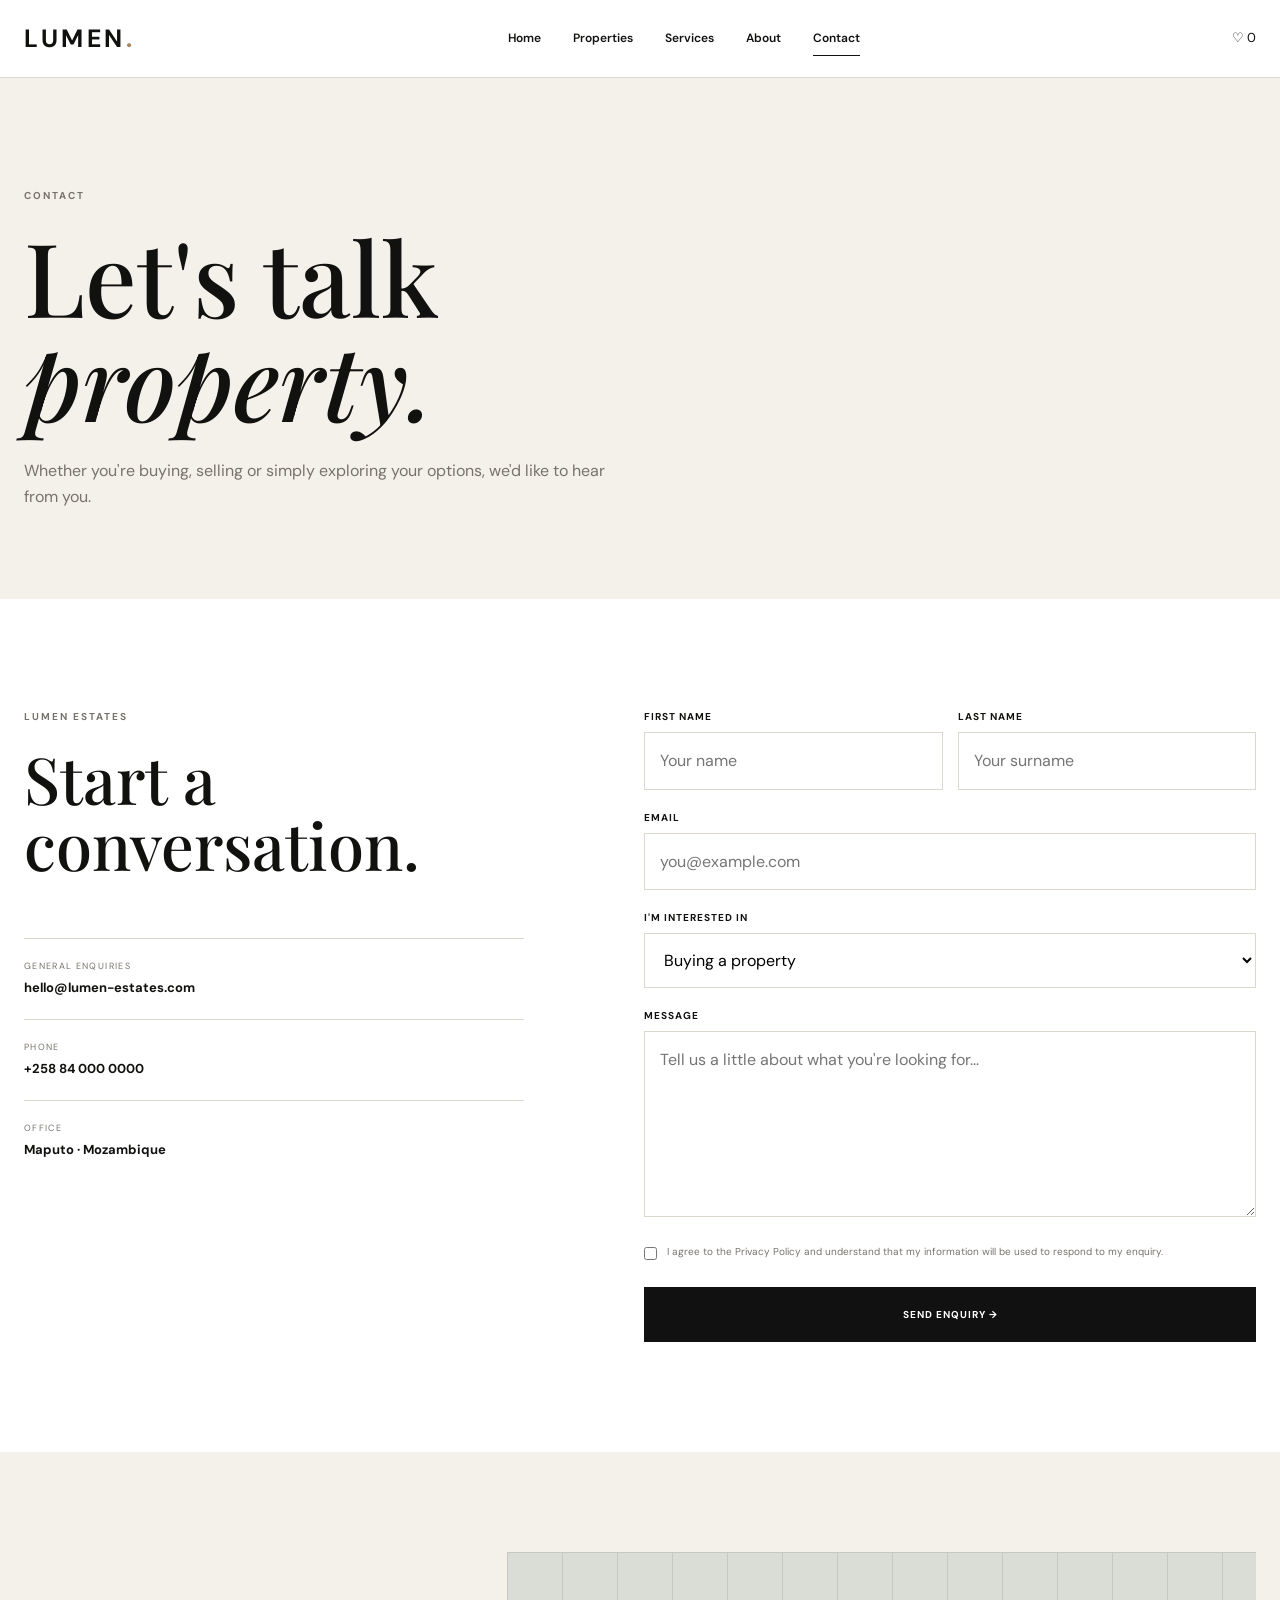
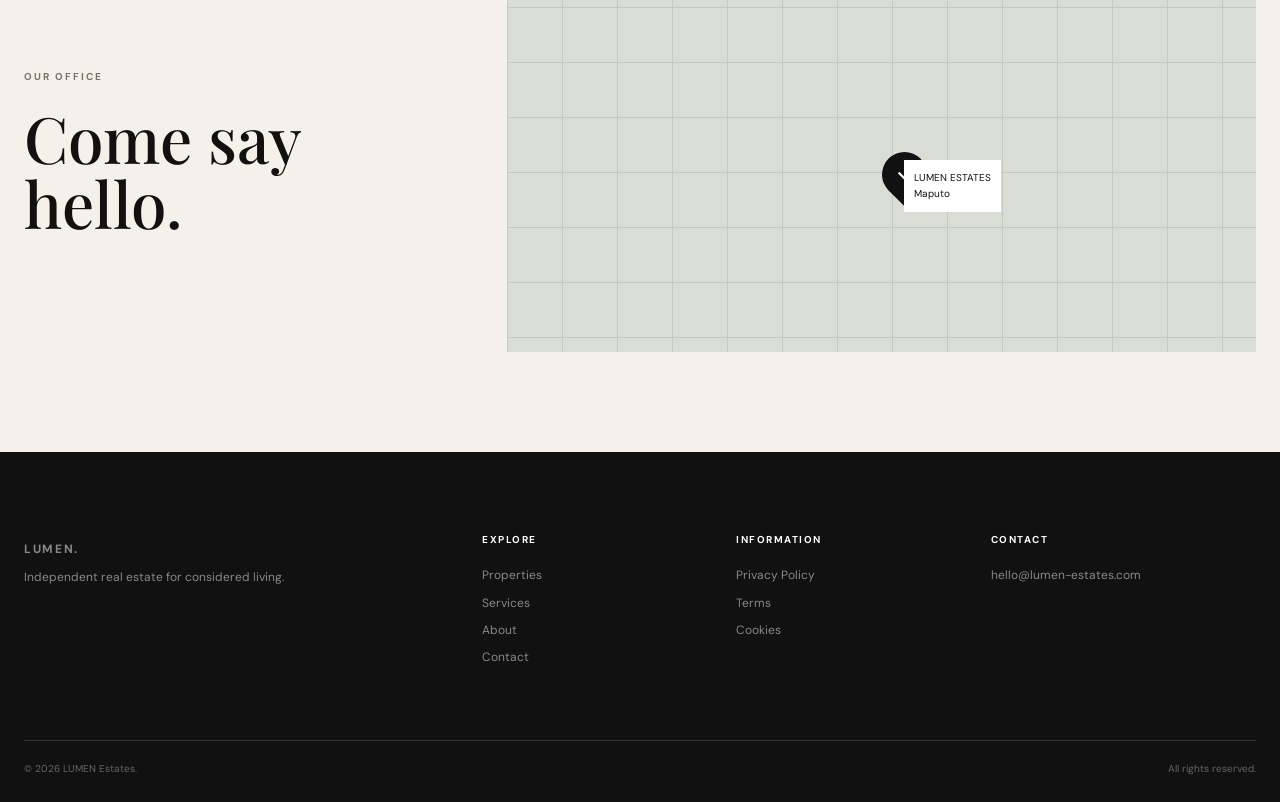
<file: contact.html>
<!DOCTYPE html>
<html lang="en">

<head>

<meta charset="UTF-8">
<meta name="viewport" content="width=device-width, initial-scale=1.0">

<title>Contact — LUMEN Estates</title>

<link rel="preconnect" href="https://fonts.googleapis.com">
<link rel="preconnect" href="https://fonts.gstatic.com" crossorigin>

<link href="https://fonts.googleapis.com/css2?family=DM+Sans:wght@400;500;600;700&family=Playfair+Display:ital,wght@0,500;0,600;1,500&display=swap" rel="stylesheet">

<link rel="stylesheet" href="styles.css">

</head>

<body>

<header class="header">

<div class="nav container">

<a href="index.html" class="brand">
LUMEN<span>.</span>
</a>

<nav class="desktop-nav">

<a href="index.html">Home</a>
<a href="properties.html">Properties</a>
<a href="services.html">Services</a>
<a href="about.html">About</a>
<a class="active" href="contact.html">Contact</a>

</nav>

<div class="nav-right">

<a href="properties.html" class="saved-link">
♡ <span id="favoriteCount">0</span>
</a>

<button class="mobile-toggle">
<span></span>
<span></span>
</button>

</div>

</div>

</header>


<main>

<section class="page-hero">

<div class="container">

<p class="eyebrow">
CONTACT
</p>

<h1>
Let's talk<br>
<em>property.</em>
</h1>

<p>
Whether you're buying, selling or simply exploring
your options, we'd like to hear from you.
</p>

</div>

</section>


<section class="contact-section section">

<div class="container contact-grid">


<div class="contact-info">

<p class="eyebrow">
LUMEN ESTATES
</p>

<h2>
Start a<br>
conversation.
</h2>

<div class="contact-details">

<div>
<span>General enquiries</span>
<strong>hello@lumen-estates.com</strong>
</div>

<div>
<span>Phone</span>
<strong>+258 84 000 0000</strong>
</div>

<div>
<span>Office</span>
<strong>Maputo · Mozambique</strong>
</div>

</div>

</div>


<form class="contact-form" id="contactForm">

<div class="form-row">

<div>
<label>First name</label>
<input required type="text" placeholder="Your name">
</div>

<div>
<label>Last name</label>
<input required type="text" placeholder="Your surname">
</div>

</div>


<label>Email</label>

<input
required
type="email"
placeholder="you@example.com"
>


<label>I'm interested in</label>

<select>

<option>Buying a property</option>
<option>Selling a property</option>
<option>Renting a property</option>
<option>Property investment</option>
<option>Relocation</option>

</select>


<label>Message</label>

<textarea
required
rows="6"
placeholder="Tell us a little about what you're looking for..."
></textarea>


<label class="checkbox">

<input type="checkbox" required>

<span>
I agree to the Privacy Policy and understand
that my information will be used to respond
to my enquiry.
</span>

</label>


<button class="submit-button">
Send enquiry →
</button>

</form>

</div>

</section>


<section class="office-section">

<div class="container office-grid">

<div>

<p class="eyebrow">
OUR OFFICE
</p>

<h2>
Come say<br>
hello.
</h2>

</div>

<div class="office-map">

<div class="map-pin">L</div>

<div class="map-label">
LUMEN ESTATES<br>
Maputo
</div>

</div>

</div>

</section>

</main>


<footer class="footer">

<div class="container footer-grid">

<div class="footer-brand">

<a href="index.html" class="brand">
LUMEN<span>.</span>
</a>

<p>
Independent real estate for considered living.
</p>

</div>

<div>
<h4>Explore</h4>
<a href="properties.html">Properties</a>
<a href="services.html">Services</a>
<a href="about.html">About</a>
<a href="contact.html">Contact</a>
</div>

<div>
<h4>Information</h4>
<a href="policies.html">Privacy Policy</a>
<a href="policies.html">Terms</a>
<a href="policies.html">Cookies</a>
</div>

<div>
<h4>Contact</h4>
<p>hello@lumen-estates.com</p>
</div>

</div>

<div class="footer-bottom container">
<span>© 2026 LUMEN Estates.</span>
<span>All rights reserved.</span>
</div>

</footer>


<script src="script.js"></script>

</body>
</html>
</file>
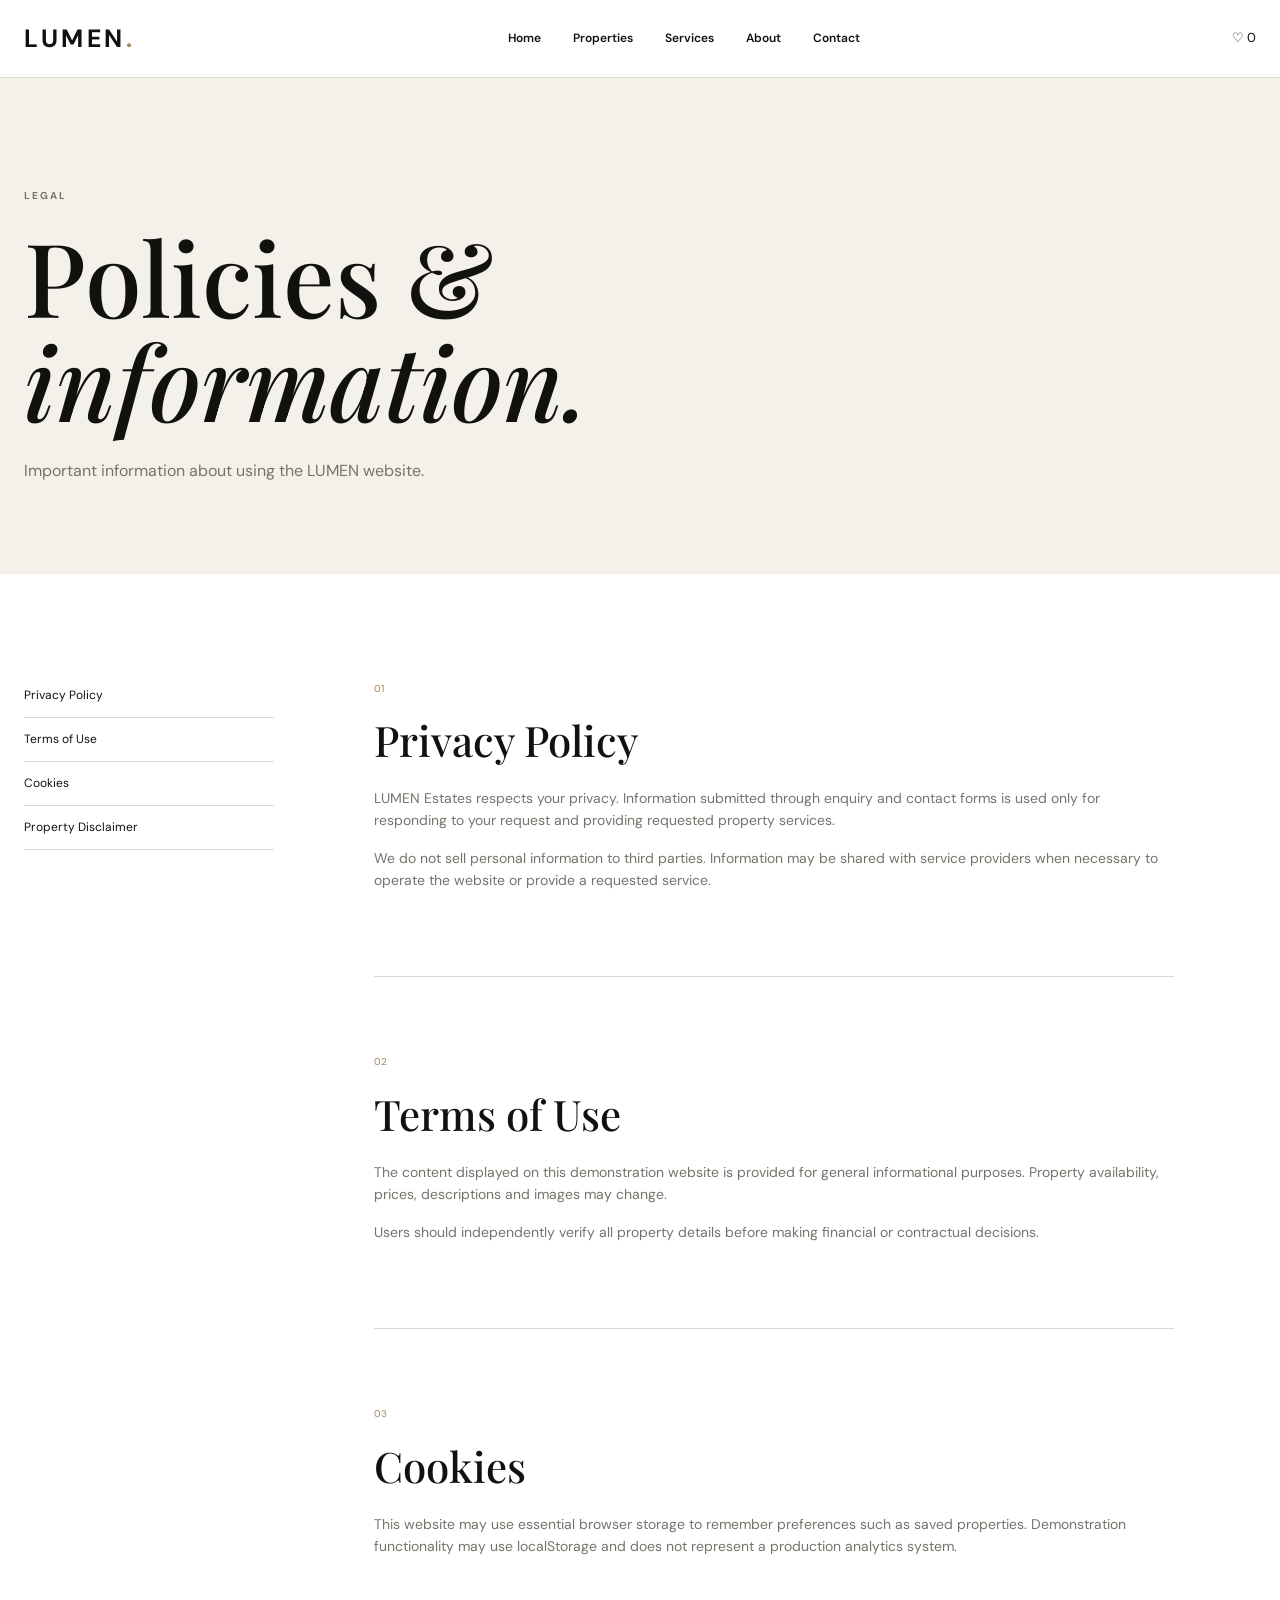
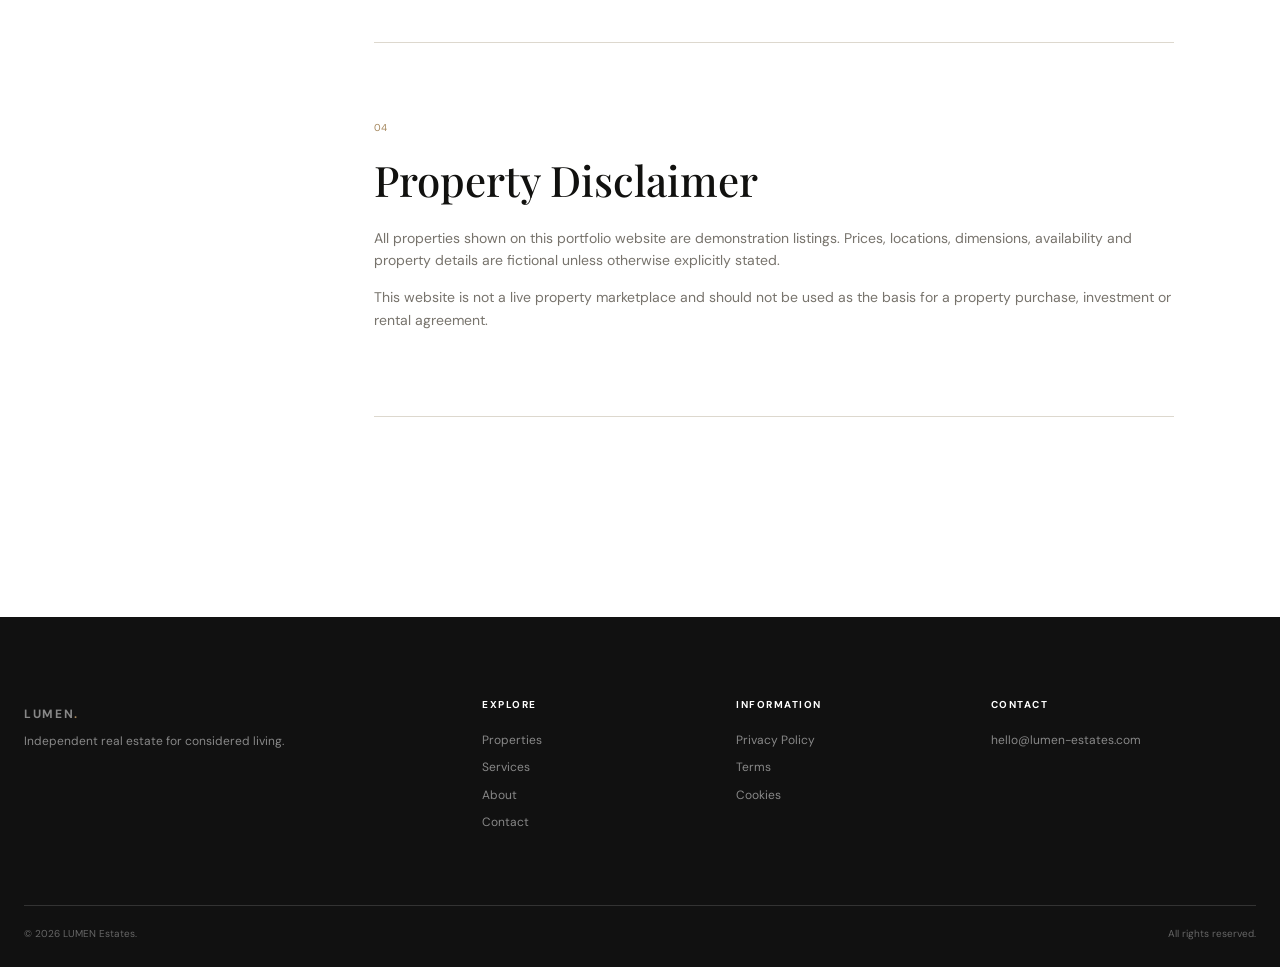
<file: policies.html>
<!DOCTYPE html>
<html lang="en">

<head>

<meta charset="UTF-8">
<meta name="viewport" content="width=device-width, initial-scale=1.0">

<title>Policies — LUMEN Estates</title>

<link rel="preconnect" href="https://fonts.googleapis.com">
<link rel="preconnect" href="https://fonts.gstatic.com" crossorigin>

<link href="https://fonts.googleapis.com/css2?family=DM+Sans:wght@400;500;600;700&family=Playfair+Display:ital,wght@0,500;0,600;1,500&display=swap" rel="stylesheet">

<link rel="stylesheet" href="styles.css">

</head>

<body>

<header class="header">

<div class="nav container">

<a href="index.html" class="brand">
LUMEN<span>.</span>
</a>

<nav class="desktop-nav">

<a href="index.html">Home</a>
<a href="properties.html">Properties</a>
<a href="services.html">Services</a>
<a href="about.html">About</a>
<a href="contact.html">Contact</a>

</nav>

<div class="nav-right">

<a href="properties.html" class="saved-link">
♡ <span id="favoriteCount">0</span>
</a>

<button class="mobile-toggle">
<span></span>
<span></span>
</button>

</div>

</div>

</header>


<main>

<section class="page-hero">

<div class="container">

<p class="eyebrow">
LEGAL
</p>

<h1>
Policies &<br>
<em>information.</em>
</h1>

<p>
Important information about using the LUMEN website.
</p>

</div>

</section>


<section class="policy-section">

<div class="container policy-layout">

<aside>

<a href="#privacy">Privacy Policy</a>
<a href="#terms">Terms of Use</a>
<a href="#cookies">Cookies</a>
<a href="#disclaimer">Property Disclaimer</a>

</aside>


<div class="policy-content">

<section id="privacy">

<span>01</span>

<h2>
Privacy Policy
</h2>

<p>
LUMEN Estates respects your privacy. Information
submitted through enquiry and contact forms is used
only for responding to your request and providing
requested property services.
</p>

<p>
We do not sell personal information to third parties.
Information may be shared with service providers when
necessary to operate the website or provide a requested
service.
</p>

</section>


<section id="terms">

<span>02</span>

<h2>
Terms of Use
</h2>

<p>
The content displayed on this demonstration website
is provided for general informational purposes.
Property availability, prices, descriptions and images
may change.
</p>

<p>
Users should independently verify all property details
before making financial or contractual decisions.
</p>

</section>


<section id="cookies">

<span>03</span>

<h2>
Cookies
</h2>

<p>
This website may use essential browser storage to
remember preferences such as saved properties.
Demonstration functionality may use localStorage
and does not represent a production analytics system.
</p>

</section>


<section id="disclaimer">

<span>04</span>

<h2>
Property Disclaimer
</h2>

<p>
All properties shown on this portfolio website are
demonstration listings. Prices, locations, dimensions,
availability and property details are fictional unless
otherwise explicitly stated.
</p>

<p>
This website is not a live property marketplace and
should not be used as the basis for a property purchase,
investment or rental agreement.
</p>

</section>

</div>

</div>

</section>

</main>


<footer class="footer">

<div class="container footer-grid">

<div class="footer-brand">

<a href="index.html" class="brand">
LUMEN<span>.</span>
</a>

<p>
Independent real estate for considered living.
</p>

</div>

<div>
<h4>Explore</h4>
<a href="properties.html">Properties</a>
<a href="services.html">Services</a>
<a href="about.html">About</a>
<a href="contact.html">Contact</a>
</div>

<div>
<h4>Information</h4>
<a href="policies.html">Privacy Policy</a>
<a href="policies.html">Terms</a>
<a href="policies.html">Cookies</a>
</div>

<div>
<h4>Contact</h4>
<p>hello@lumen-estates.com</p>
</div>

</div>

<div class="footer-bottom container">
<span>© 2026 LUMEN Estates.</span>
<span>All rights reserved.</span>
</div>

</footer>


<script src="script.js"></script>

</body>
</html>
</file>
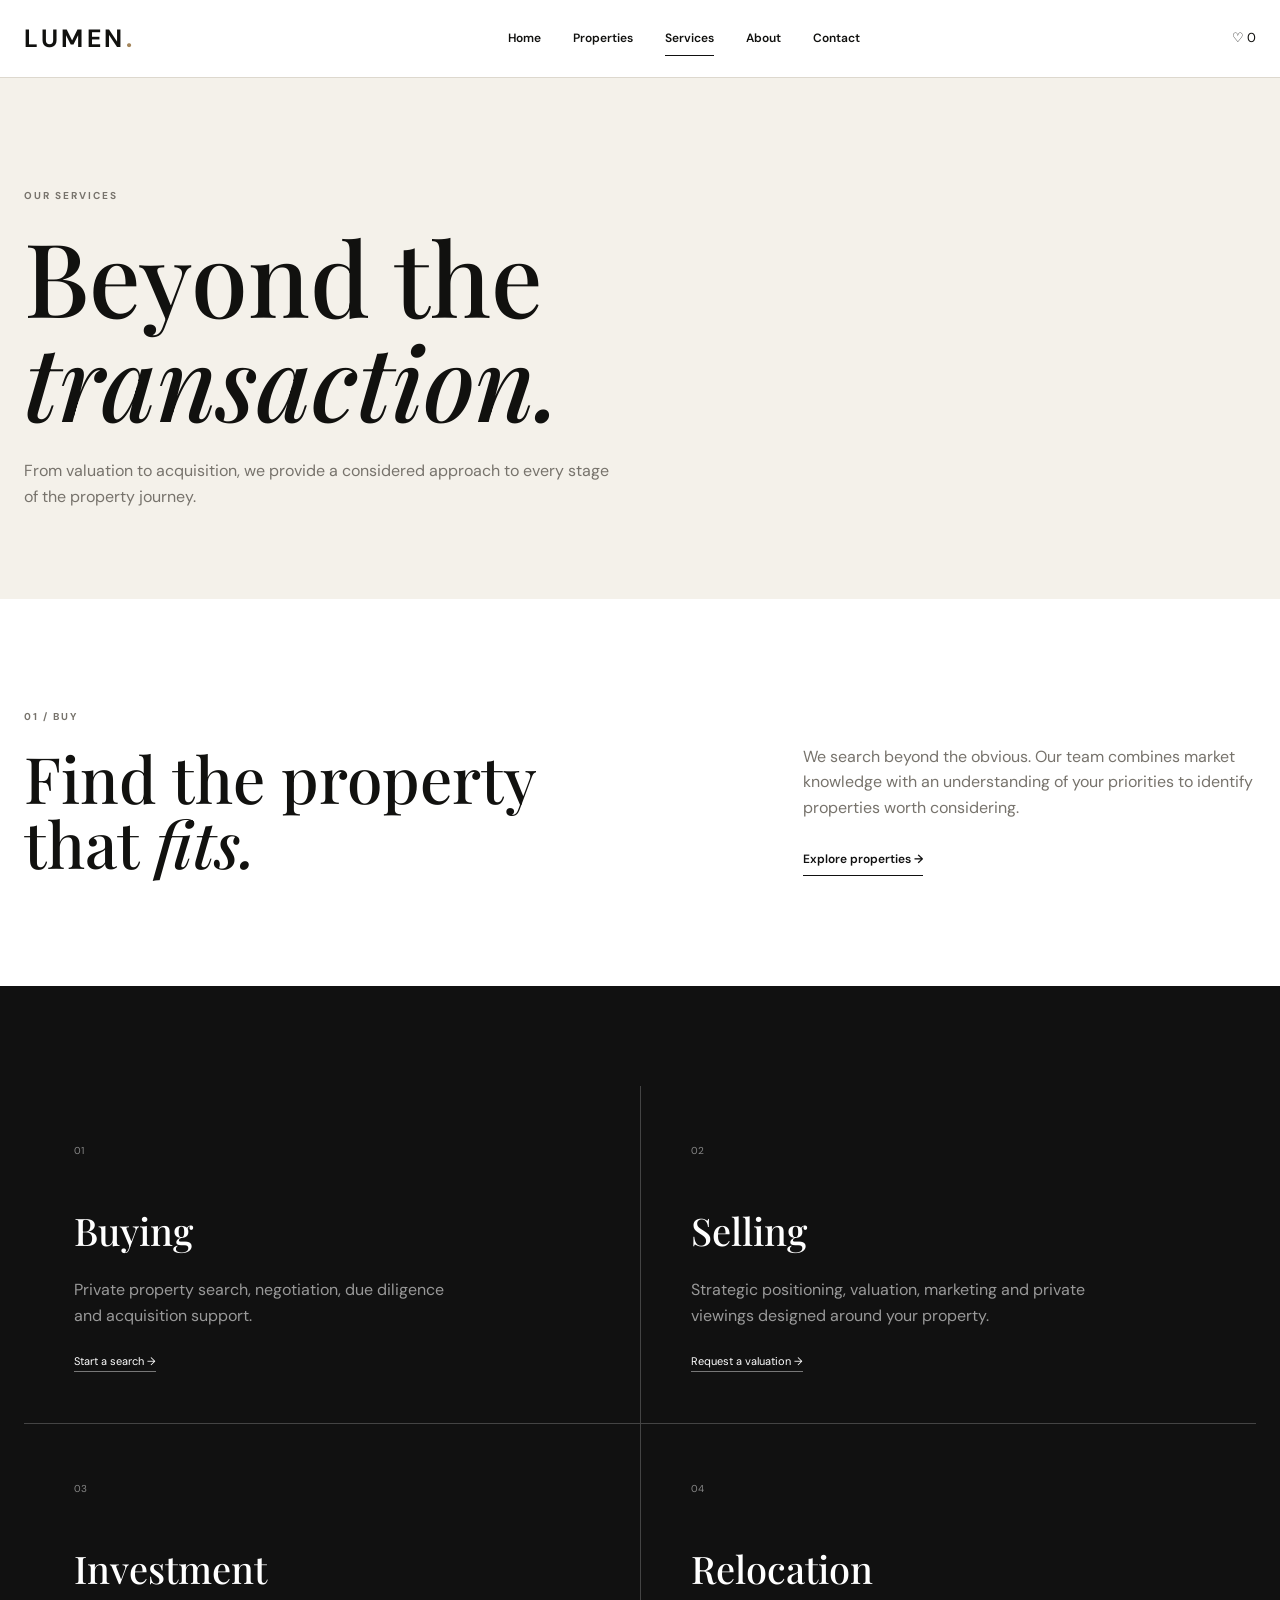
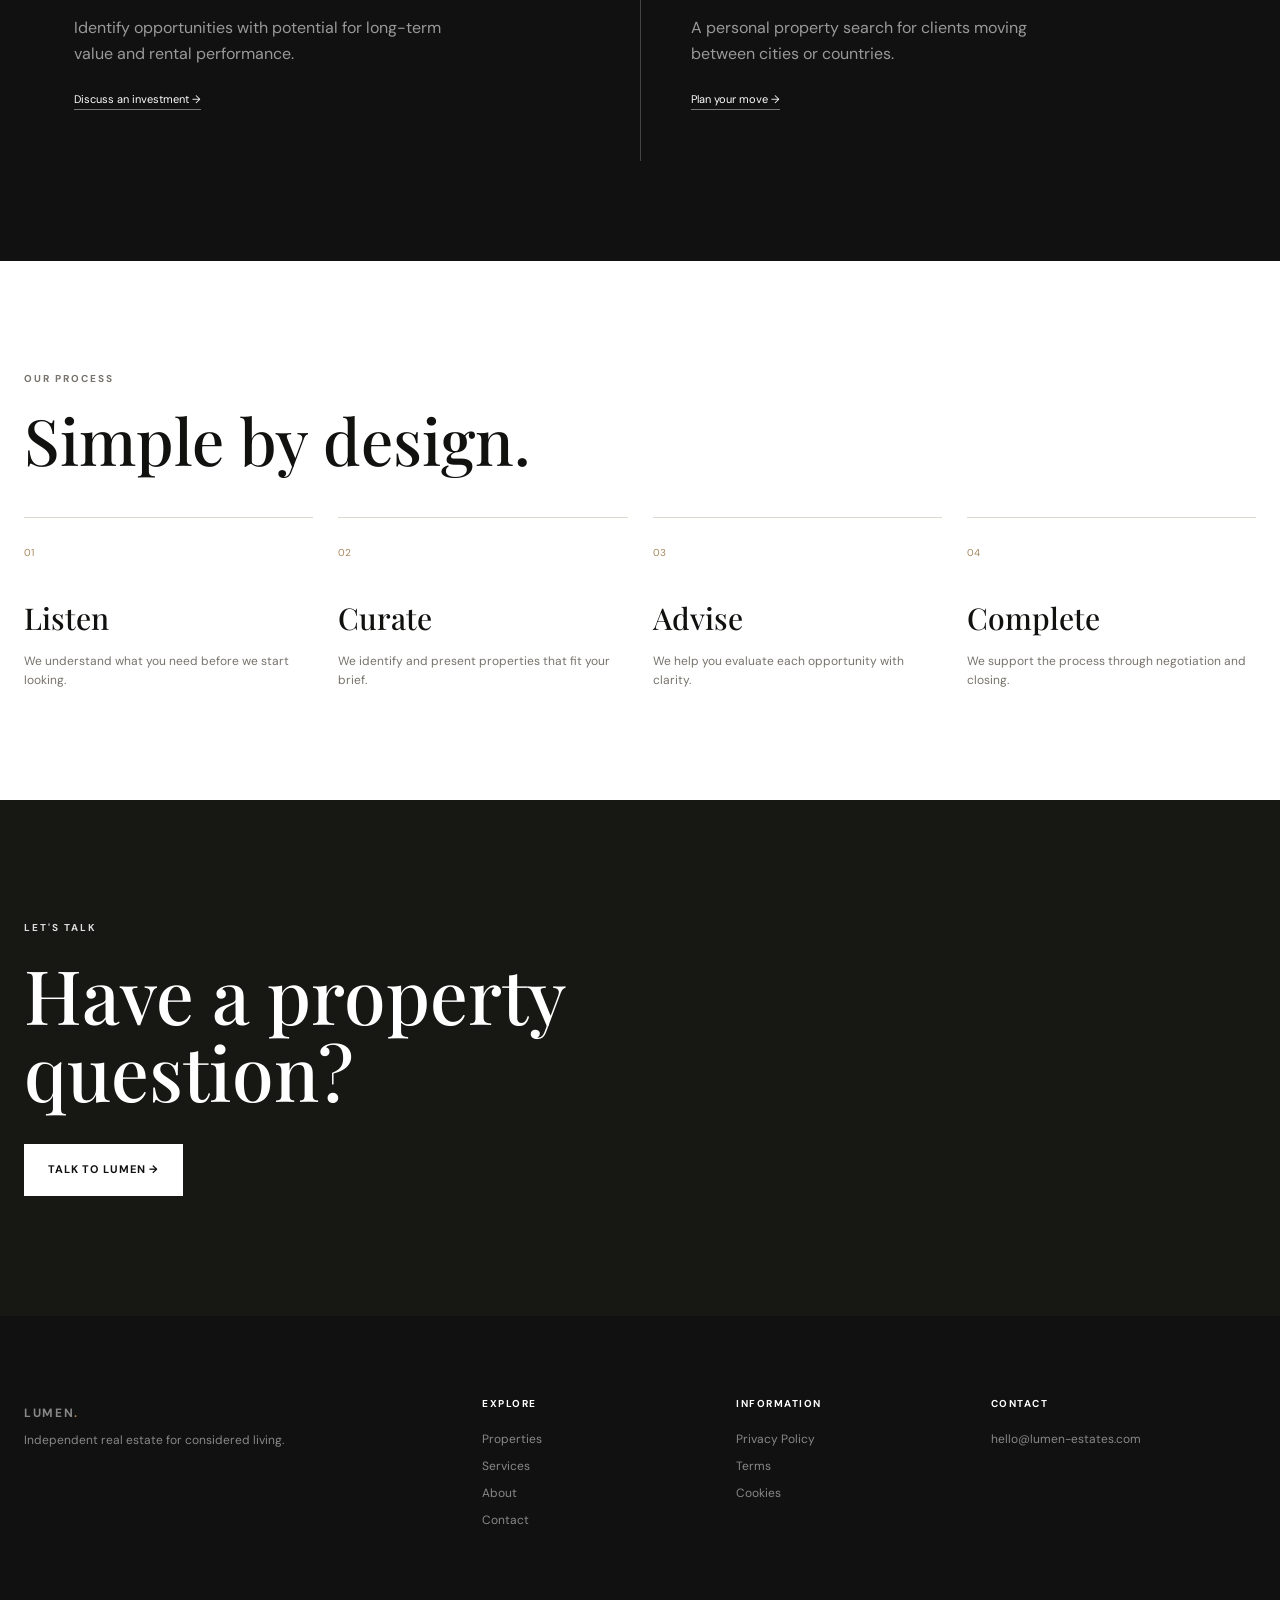
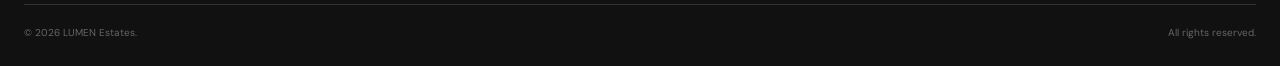
<file: services.html>
<!DOCTYPE html>
<html lang="en">

<head>

<meta charset="UTF-8">
<meta name="viewport" content="width=device-width, initial-scale=1.0">

<title>Services — LUMEN Estates</title>

<link rel="preconnect" href="https://fonts.googleapis.com">
<link rel="preconnect" href="https://fonts.gstatic.com" crossorigin>

<link href="https://fonts.googleapis.com/css2?family=DM+Sans:wght@400;500;600;700&family=Playfair+Display:ital,wght@0,500;0,600;1,500&display=swap" rel="stylesheet">

<link rel="stylesheet" href="styles.css">

</head>

<body>

<header class="header">

<div class="nav container">

<a href="index.html" class="brand">
LUMEN<span>.</span>
</a>

<nav class="desktop-nav">

<a href="index.html">Home</a>
<a href="properties.html">Properties</a>
<a class="active" href="services.html">Services</a>
<a href="about.html">About</a>
<a href="contact.html">Contact</a>

</nav>

<div class="nav-right">

<a href="properties.html" class="saved-link">
♡ <span id="favoriteCount">0</span>
</a>

<button class="mobile-toggle">
<span></span>
<span></span>
</button>

</div>

</div>

</header>


<main>

<section class="page-hero">

<div class="container">

<p class="eyebrow">
OUR SERVICES
</p>

<h1>
Beyond the<br>
<em>transaction.</em>
</h1>

<p>
From valuation to acquisition, we provide a considered
approach to every stage of the property journey.
</p>

</div>

</section>


<section class="service-intro section">

<div class="container service-grid">

<div>

<p class="eyebrow">
01 / BUY
</p>

<h2>
Find the property<br>
that <em>fits.</em>
</h2>

</div>

<div>

<p>
We search beyond the obvious. Our team combines
market knowledge with an understanding of your
priorities to identify properties worth considering.
</p>

<a href="properties.html" class="line-link">
Explore properties →
</a>

</div>

</div>

</section>


<section class="service-dark">

<div class="container service-cards">

<article>

<span>01</span>

<h3>
Buying
</h3>

<p>
Private property search, negotiation, due diligence
and acquisition support.
</p>

<a href="contact.html">
Start a search →
</a>

</article>


<article>

<span>02</span>

<h3>
Selling
</h3>

<p>
Strategic positioning, valuation, marketing and
private viewings designed around your property.
</p>

<a href="contact.html">
Request a valuation →
</a>

</article>


<article>

<span>03</span>

<h3>
Investment
</h3>

<p>
Identify opportunities with potential for long-term
value and rental performance.
</p>

<a href="contact.html">
Discuss an investment →
</a>

</article>


<article>

<span>04</span>

<h3>
Relocation
</h3>

<p>
A personal property search for clients moving
between cities or countries.
</p>

<a href="contact.html">
Plan your move →
</a>

</article>

</div>

</section>


<section class="section">

<div class="container">

<div class="section-heading">

<div>

<p class="eyebrow">
OUR PROCESS
</p>

<h2>
Simple by design.
</h2>

</div>

</div>


<div class="process-grid">

<div>
<span>01</span>
<h3>Listen</h3>
<p>
We understand what you need before
we start looking.
</p>
</div>

<div>
<span>02</span>
<h3>Curate</h3>
<p>
We identify and present properties
that fit your brief.
</p>
</div>

<div>
<span>03</span>
<h3>Advise</h3>
<p>
We help you evaluate each opportunity
with clarity.
</p>
</div>

<div>
<span>04</span>
<h3>Complete</h3>
<p>
We support the process through
negotiation and closing.
</p>
</div>

</div>

</div>

</section>


<section class="cta-section">

<div class="container">

<p class="eyebrow light">
LET'S TALK
</p>

<h2>
Have a property<br>
question?
</h2>

<a href="contact.html" class="btn-light-real">
Talk to LUMEN →
</a>

</div>

</section>

</main>


<footer class="footer">

<div class="container footer-grid">

<div class="footer-brand">

<a href="index.html" class="brand">
LUMEN<span>.</span>
</a>

<p>
Independent real estate for considered living.
</p>

</div>

<div>
<h4>Explore</h4>
<a href="properties.html">Properties</a>
<a href="services.html">Services</a>
<a href="about.html">About</a>
<a href="contact.html">Contact</a>
</div>

<div>
<h4>Information</h4>
<a href="policies.html">Privacy Policy</a>
<a href="policies.html">Terms</a>
<a href="policies.html">Cookies</a>
</div>

<div>
<h4>Contact</h4>
<p>hello@lumen-estates.com</p>
</div>

</div>

<div class="footer-bottom container">
<span>© 2026 LUMEN Estates.</span>
<span>All rights reserved.</span>
</div>

</footer>


<script src="script.js"></script>

</body>
</html>
</file>
<file: styles.css>
:root{
--black:#11110f;
--cream:#f4f1ea;
--paper:#faf9f6;
--white:#fff;
--muted:#77736c;
--line:#ddd8ce;
--gold:#a4865c;
--max:1280px;
}

*{
box-sizing:border-box;
margin:0;
padding:0;
}

html{
scroll-behavior:smooth;
}

body{
font-family:"DM Sans",sans-serif;
color:var(--black);
background:var(--white);
line-height:1.6;
}

img{
width:100%;
display:block;
}

a{
text-decoration:none;
color:inherit;
}

button,
input,
select,
textarea{
font:inherit;
}

button{
cursor:pointer;
}

.container{
width:min(var(--max),calc(100% - 48px));
margin:auto;
}

.brand{
font-size:25px;
font-weight:700;
letter-spacing:.14em;
}

.brand span{
color:var(--gold);
}

.eyebrow{
font-size:10px;
font-weight:700;
letter-spacing:.2em;
text-transform:uppercase;
color:var(--muted);
margin-bottom:20px;
}

.eyebrow.light{
color:#ddd;
}

h1,
h2{
font-family:"Playfair Display",serif;
font-weight:500;
line-height:1.02;
}

h1{
font-size:clamp(55px,8vw,105px);
}

h2{
font-size:clamp(42px,5vw,70px);
}

h3{
font-weight:500;
}

em{
font-style:italic;
}

.line-link{
display:inline-flex;
gap:10px;
font-size:12px;
font-weight:600;
border-bottom:1px solid;
padding-bottom:5px;
}

.section{
padding:110px 0;
}

.section-heading{
display:flex;
align-items:end;
justify-content:space-between;
gap:40px;
margin-bottom:45px;
}


/* HEADER */

.header{
height:78px;
border-bottom:1px solid var(--line);
background:rgba(255,255,255,.96);
position:relative;
z-index:100;
}

.nav{
height:100%;
display:flex;
align-items:center;
justify-content:space-between;
}

.desktop-nav{
display:flex;
gap:32px;
}

.desktop-nav a{
font-size:12px;
font-weight:600;
position:relative;
}

.desktop-nav a:after{
content:"";
position:absolute;
bottom:-8px;
left:0;
width:0;
height:1px;
background:#111;
transition:.3s;
}

.desktop-nav a:hover:after,
.desktop-nav a.active:after{
width:100%;
}

.nav-right{
display:flex;
align-items:center;
gap:22px;
}

.saved-link{
font-size:13px;
}

.mobile-toggle{
display:none;
border:0;
background:none;
}

.mobile-toggle span{
display:block;
width:25px;
height:1px;
background:#111;
margin:6px;
}


/* HERO */

.hero-realestate{
height:calc(100vh - 78px);
min-height:680px;
position:relative;
color:#fff;
display:flex;
align-items:center;
}

.hero-realestate-image,
.hero-realestate-overlay{
position:absolute;
inset:0;
}

.hero-realestate-image img{
height:100%;
object-fit:cover;
}

.hero-realestate-overlay{
background:
linear-gradient(
90deg,
rgba(0,0,0,.72),
rgba(0,0,0,.08)
);
}

.hero-realestate-content{
position:relative;
z-index:2;
margin-top:-80px;
}

.hero-realestate-content h1{
max-width:850px;
}

.hero-realestate-content > p:last-child{
max-width:500px;
margin-top:30px;
font-size:16px;
color:#eee;
}


/* SEARCH */

.search-box{
position:absolute;
z-index:5;
bottom:45px;
left:50%;
transform:translateX(-50%);
width:min(1050px,calc(100% - 40px));
background:#fff;
color:#111;
box-shadow:0 20px 60px rgba(0,0,0,.25);
}

.search-tabs{
display:flex;
border-bottom:1px solid var(--line);
}

.search-tab{
padding:16px 25px;
background:none;
border:0;
font-size:12px;
font-weight:600;
}

.search-tab.active{
border-bottom:2px solid #111;
}

#homeSearch{
display:grid;
grid-template-columns:1.5fr 1fr .8fr 1.1fr;
}

.search-field{
padding:17px 22px;
border-right:1px solid var(--line);
}

.search-field label{
display:block;
font-size:9px;
font-weight:700;
text-transform:uppercase;
letter-spacing:.15em;
color:var(--muted);
margin-bottom:5px;
}

.search-field input,
.search-field select{
width:100%;
border:0;
outline:0;
background:white;
font-size:13px;
}

.search-button{
border:0;
background:#111;
color:white;
font-size:11px;
font-weight:700;
letter-spacing:.08em;
text-transform:uppercase;
}


/* PROPERTY CARDS */

.property-grid{
display:grid;
grid-template-columns:repeat(3,1fr);
gap:35px 18px;
}

.property-card{
position:relative;
}

.property-image{
height:420px;
position:relative;
overflow:hidden;
background:#eee;
}

.property-image img{
height:100%;
object-fit:cover;
transition:.7s;
}

.property-card:hover .property-image img{
transform:scale(1.04);
}

.property-tag{
position:absolute;
z-index:2;
top:15px;
left:15px;
padding:7px 10px;
background:#fff;
font-size:9px;
font-weight:700;
letter-spacing:.1em;
text-transform:uppercase;
}

.favorite-btn{
position:absolute;
z-index:3;
top:15px;
right:15px;
width:38px;
height:38px;
border:0;
background:white;
font-size:18px;
}

.favorite-btn.saved{
background:#111;
color:white;
}

.property-info{
padding:15px 2px 0;
}

.property-top{
display:flex;
justify-content:space-between;
gap:15px;
}

.property-info h3{
font-size:17px;
}

.property-price{
font-weight:700;
white-space:nowrap;
}

.property-location{
font-size:11px;
color:var(--muted);
margin-top:4px;
}

.property-meta{
display:flex;
gap:15px;
margin-top:13px;
font-size:10px;
color:var(--muted);
text-transform:uppercase;
letter-spacing:.05em;
}

.property-meta span:not(:last-child){
border-right:1px solid var(--line);
padding-right:15px;
}


/* STATEMENT */

.statement-section{
padding:130px 0;
background:var(--cream);
}

.statement-grid{
display:grid;
grid-template-columns:1.2fr .8fr;
gap:100px;
align-items:end;
}

.statement-grid > div:last-child{
color:var(--muted);
font-size:16px;
}

.statement-grid .line-link{
margin-top:30px;
color:var(--black);
}


/* DESTINATIONS */

.destination-grid{
display:grid;
grid-template-columns:1.3fr 1fr 1fr;
gap:15px;
}

.destination{
height:540px;
position:relative;
overflow:hidden;
color:white;
}

.destination img{
height:100%;
object-fit:cover;
transition:.7s;
}

.destination:hover img{
transform:scale(1.05);
}

.destination:after{
content:"";
position:absolute;
inset:0;
background:linear-gradient(
transparent 35%,
rgba(0,0,0,.7)
);
}

.destination > div{
position:absolute;
z-index:2;
bottom:30px;
left:30px;
}

.destination span{
font-size:10px;
}

.destination h3{
font-family:"Playfair Display",serif;
font-size:38px;
margin:5px 0;
}

.destination p{
font-size:11px;
}


/* WIDE IMAGE */

.wide-image-section{
height:700px;
position:relative;
color:white;
display:flex;
align-items:center;
}

.wide-image-section > img{
position:absolute;
inset:0;
height:100%;
object-fit:cover;
}

.wide-image-section:after{
content:"";
position:absolute;
inset:0;
background:rgba(0,0,0,.45);
}

.wide-image-section > div{
position:relative;
z-index:2;
width:min(var(--max),calc(100% - 48px));
margin:auto;
}

.wide-image-section h2{
font-size:75px;
margin-bottom:35px;
}

.btn-light-real{
display:inline-flex;
background:#fff;
color:#111;
padding:17px 24px;
font-size:11px;
font-weight:700;
text-transform:uppercase;
letter-spacing:.08em;
}


/* JOURNAL */

.journal-grid{
display:grid;
grid-template-columns:repeat(3,1fr);
gap:20px;
}

.journal-grid article img{
height:300px;
object-fit:cover;
margin-bottom:20px;
}

.journal-grid small{
font-size:9px;
letter-spacing:.15em;
font-weight:700;
color:var(--muted);
}

.journal-grid h3{
font-family:"Playfair Display",serif;
font-size:25px;
margin:8px 0 15px;
}

.journal-grid a{
font-size:11px;
border-bottom:1px solid;
}


/* FOOTER */

.footer{
background:#111;
color:#fff;
padding:80px 0 25px;
}

.footer-grid{
display:grid;
grid-template-columns:2fr 1fr 1fr 1.3fr;
gap:50px;
}

.footer-brand p{
color:#888;
max-width:280px;
margin-top:20px;
}

.footer h4{
font-size:10px;
text-transform:uppercase;
letter-spacing:.15em;
margin-bottom:18px;
}

.footer-grid a,
.footer-grid p{
font-size:12px;
color:#888;
display:block;
margin:8px 0;
}

.footer-grid a:hover{
color:white;
}

.footer-bottom{
border-top:1px solid #333;
padding-top:20px;
margin-top:65px;
display:flex;
justify-content:space-between;
font-size:10px;
color:#666;
}


/* PAGE HERO */

.page-hero{
padding:110px 0 90px;
background:var(--cream);
}

.page-hero h1{
max-width:900px;
}

.page-hero > div > p:last-child{
max-width:600px;
margin-top:25px;
color:var(--muted);
}


/* PROPERTY SEARCH */

.property-search-section{
padding:60px 0 110px;
}

.advanced-search{
border:1px solid var(--line);
}

.search-type-toggle{
display:flex;
border-bottom:1px solid var(--line);
}

.listing-mode{
padding:15px 25px;
border:0;
background:white;
font-size:11px;
font-weight:600;
}

.listing-mode.active{
background:#111;
color:#fff;
}

.filters{
display:grid;
grid-template-columns:1.5fr 1fr .8fr .9fr auto;
}

.filter-item{
padding:17px;
border-right:1px solid var(--line);
}

.filter-item label{
display:block;
font-size:9px;
font-weight:700;
letter-spacing:.15em;
text-transform:uppercase;
color:var(--muted);
margin-bottom:6px;
}

.filter-item input,
.filter-item select{
border:0;
outline:0;
width:100%;
background:white;
font-size:12px;
}

.filter-button{
border:0;
background:#111;
color:white;
padding:0 25px;
font-size:10px;
font-weight:700;
text-transform:uppercase;
}

.results-top{
display:flex;
justify-content:space-between;
padding:35px 0 25px;
font-size:11px;
color:var(--muted);
}

.results-top select{
border:0;
outline:0;
background:white;
font-size:11px;
}

.properties-layout{
display:grid;
grid-template-columns:1fr 380px;
gap:35px;
}

.property-results{
grid-template-columns:repeat(2,1fr);
}

.map-panel{
position:sticky;
top:20px;
height:650px;
background:#d8ddd4;
}

.map-header{
height:48px;
background:#111;
color:white;
display:flex;
justify-content:space-between;
align-items:center;
padding:0 18px;
font-size:9px;
letter-spacing:.1em;
}

.fake-map{
height:calc(100% - 48px);
position:relative;
overflow:hidden;
background:#d9ddd5;
}

.map-grid{
position:absolute;
inset:0;
background-image:
linear-gradient(#c4c9c0 1px,transparent 1px),
linear-gradient(90deg,#c4c9c0 1px,transparent 1px);
background-size:45px 45px;
opacity:.6;
}

.map-road{
position:absolute;
height:9px;
background:#fff;
transform:rotate(-25deg);
width:130%;
}

.road-one{top:30%;left:-10%}
.road-two{top:58%;left:-10%;transform:rotate(18deg)}
.road-three{top:75%;left:-10%;transform:rotate(-8deg)}

.map-marker{
position:absolute;
background:#111;
color:#fff;
padding:7px 9px;
font-size:9px;
font-weight:700;
box-shadow:0 5px 15px rgba(0,0,0,.2);
}

.marker-one{top:22%;left:25%}
.marker-two{top:40%;left:65%}
.marker-three{top:60%;left:30%}
.marker-four{top:70%;left:70%}
.marker-five{top:32%;left:45%}

.map-note{
font-size:9px;
color:var(--muted);
padding:8px 0;
}


/* PROPERTY DETAIL */

.property-detail-hero{
padding:55px 0 100px;
}

.back-link{
font-size:11px;
display:inline-block;
margin-bottom:35px;
color:var(--muted);
}

.detail-gallery{
display:grid;
grid-template-columns:1.5fr .75fr .75fr;
gap:10px;
height:650px;
}

.detail-gallery img{
height:100%;
object-fit:cover;
}

.detail-content{
display:grid;
grid-template-columns:1fr 380px;
gap:90px;
margin-top:60px;
}

.detail-title h1{
font-size:clamp(45px,6vw,75px);
}

.detail-location{
color:var(--muted);
margin:15px 0 30px;
}

.detail-description{
max-width:650px;
font-size:16px;
color:#666;
}

.detail-features{
display:grid;
grid-template-columns:repeat(4,1fr);
border-top:1px solid var(--line);
border-bottom:1px solid var(--line);
margin-top:50px;
}

.detail-feature{
padding:22px 10px;
border-right:1px solid var(--line);
}

.detail-feature span{
display:block;
font-size:9px;
text-transform:uppercase;
letter-spacing:.12em;
color:var(--muted);
margin-bottom:5px;
}

.detail-feature strong{
font-size:16px;
}

.detail-contact-card{
background:var(--cream);
padding:35px;
height:max-content;
position:sticky;
top:30px;
}

.detail-contact-card .detail-price{
font-family:"Playfair Display",serif;
font-size:40px;
margin:10px 0 25px;
}

.agent-mini{
display:flex;
align-items:center;
gap:15px;
margin:30px 0;
}

.agent-mini img{
width:50px;
height:50px;
border-radius:50%;
object-fit:cover;
}

.agent-mini small{
color:var(--muted);
display:block;
}

.agent-mini strong{
font-size:13px;
}

.detail-contact-card form input,
.detail-contact-card form textarea{
width:100%;
border:1px solid var(--line);
background:white;
padding:13px;
margin-bottom:10px;
outline:0;
}

.detail-contact-card button{
width:100%;
height:52px;
background:#111;
color:white;
border:0;
font-size:10px;
font-weight:700;
text-transform:uppercase;
letter-spacing:.1em;
}


/* SERVICES */

.service-grid{
display:grid;
grid-template-columns:1.2fr .8fr;
gap:100px;
align-items:end;
}

.service-grid > div:last-child{
color:var(--muted);
font-size:16px;
}

.service-grid .line-link{
margin-top:30px;
color:#111;
}

.service-dark{
background:#111;
color:white;
padding:100px 0;
}

.service-cards{
display:grid;
grid-template-columns:repeat(2,1fr);
gap:1px;
background:#444;
}

.service-cards article{
background:#111;
padding:50px;
min-height:300px;
}

.service-cards article > span{
font-size:10px;
color:#888;
}

.service-cards h3{
font-family:"Playfair Display",serif;
font-size:38px;
margin:40px 0 15px;
}

.service-cards p{
color:#999;
max-width:400px;
}

.service-cards a{
display:inline-block;
margin-top:25px;
font-size:11px;
border-bottom:1px solid #777;
}

.process-grid{
display:grid;
grid-template-columns:repeat(4,1fr);
gap:25px;
}

.process-grid > div{
border-top:1px solid var(--line);
padding-top:20px;
}

.process-grid span{
font-size:10px;
color:var(--gold);
}

.process-grid h3{
font-family:"Playfair Display",serif;
font-size:30px;
margin:30px 0 10px;
}

.process-grid p{
font-size:12px;
color:var(--muted);
}

.cta-section{
padding:120px 0;
background:#171714;
color:white;
}

.cta-section h2{
font-size:75px;
margin-bottom:35px;
}


/* ABOUT */

.about-hero{
height:700px;
position:relative;
color:white;
display:flex;
align-items:end;
}

.about-hero > img{
position:absolute;
inset:0;
height:100%;
object-fit:cover;
}

.about-hero:after{
content:"";
position:absolute;
inset:0;
background:linear-gradient(transparent 20%,rgba(0,0,0,.7));
}

.about-hero-content{
position:relative;
z-index:2;
padding-bottom:70px;
}

.about-story{
display:grid;
grid-template-columns:1fr 1fr;
gap:100px;
}

.about-story > div:last-child{
color:var(--muted);
font-size:16px;
}

.about-story > div:last-child p + p{
margin-top:25px;
}

.values-section{
padding:110px 0;
background:var(--cream);
}

.values-grid{
display:grid;
grid-template-columns:repeat(4,1fr);
gap:20px;
}

.values-grid > div{
border-top:1px solid #cfc9bd;
padding-top:20px;
}

.values-grid span{
font-size:10px;
color:var(--gold);
}

.values-grid h3{
font-family:"Playfair Display",serif;
font-size:32px;
margin:35px 0 10px;
}

.values-grid p{
font-size:12px;
color:var(--muted);
}

.team-grid{
display:grid;
grid-template-columns:repeat(3,1fr);
gap:20px;
}

.team-grid img{
height:450px;
object-fit:cover;
margin-bottom:18px;
}

.team-grid h3{
font-family:"Playfair Display",serif;
font-size:24px;
}

.team-grid p{
font-size:11px;
color:var(--muted);
}


/* CONTACT */

.contact-grid{
display:grid;
grid-template-columns:.9fr 1.1fr;
gap:120px;
}

.contact-info h2{
font-size:65px;
}

.contact-details{
margin-top:60px;
}

.contact-details div{
padding:20px 0;
border-top:1px solid var(--line);
}

.contact-details span{
display:block;
font-size:9px;
text-transform:uppercase;
letter-spacing:.15em;
color:var(--muted);
}

.contact-details strong{
display:block;
margin-top:5px;
font-size:13px;
}

.contact-form label{
display:block;
font-size:10px;
font-weight:700;
text-transform:uppercase;
letter-spacing:.1em;
margin-bottom:7px;
}

.contact-form input,
.contact-form select,
.contact-form textarea{
width:100%;
border:1px solid var(--line);
padding:15px;
outline:0;
background:white;
margin-bottom:20px;
resize:vertical;
}

.form-row{
display:grid;
grid-template-columns:1fr 1fr;
gap:15px;
}

.checkbox{
display:flex!important;
gap:10px;
align-items:start;
font-size:10px!important;
font-weight:400!important;
text-transform:none!important;
letter-spacing:0!important;
color:var(--muted);
}

.checkbox input{
width:auto;
margin-top:3px;
}

.submit-button{
width:100%;
height:55px;
background:#111;
color:white;
border:0;
font-size:10px;
font-weight:700;
text-transform:uppercase;
letter-spacing:.1em;
}

.office-section{
background:var(--cream);
padding:100px 0;
}

.office-grid{
display:grid;
grid-template-columns:.7fr 1.3fr;
gap:80px;
align-items:center;
}

.office-map{
height:400px;
background:#d9ddd5;
position:relative;
overflow:hidden;
background-image:
linear-gradient(#c5cac1 1px,transparent 1px),
linear-gradient(90deg,#c5cac1 1px,transparent 1px);
background-size:55px 55px;
}

.map-pin{
position:absolute;
left:50%;
top:50%;
width:45px;
height:45px;
background:#111;
color:#fff;
border-radius:50% 50% 50% 0;
transform:rotate(-45deg);
display:flex;
align-items:center;
justify-content:center;
font-weight:700;
}

.map-pin::first-letter{
transform:rotate(45deg);
}

.map-label{
position:absolute;
left:53%;
top:52%;
background:white;
padding:10px;
font-size:10px;
}


/* POLICIES */

.policy-section{
padding:100px 0 130px;
}

.policy-layout{
display:grid;
grid-template-columns:250px 1fr;
gap:100px;
}

.policy-layout aside{
position:sticky;
top:30px;
height:max-content;
}

.policy-layout aside a{
display:block;
padding:12px 0;
font-size:12px;
border-bottom:1px solid var(--line);
}

.policy-content{
max-width:800px;
}

.policy-content section{
padding-bottom:70px;
margin-bottom:70px;
border-bottom:1px solid var(--line);
}

.policy-content section > span{
font-size:10px;
color:var(--gold);
}

.policy-content h2{
font-size:42px;
margin:20px 0 25px;
}

.policy-content p{
color:var(--muted);
font-size:14px;
margin:15px 0;
}


/* RESPONSIVE */

@media(max-width:1000px){

.desktop-nav{
gap:17px;
}

.search-box{
bottom:25px;
}

#homeSearch{
grid-template-columns:1fr 1fr;
}

.search-button{
height:55px;
}

.property-grid{
grid-template-columns:repeat(2,1fr);
}

.properties-layout{
grid-template-columns:1fr;
}

.map-panel{
display:none;
}

.detail-content{
grid-template-columns:1fr;
}

.detail-contact-card{
position:static;
}

.destination-grid{
grid-template-columns:1fr 1fr;
}

.destination-one{
grid-column:1/-1;
}

.process-grid{
grid-template-columns:1fr 1fr;
}

.values-grid{
grid-template-columns:1fr 1fr;
}

.contact-grid{
grid-template-columns:1fr;
gap:60px;
}

.office-grid{
grid-template-columns:1fr;
}

}

@media(max-width:700px){

.container{
width:calc(100% - 30px);
}

.desktop-nav{
display:none;
}

.mobile-toggle{
display:block;
}

.section{
padding:75px 0;
}

.hero-realestate{
min-height:700px;
}

.hero-realestate-content{
margin-top:-140px;
}

.hero-realestate-content h1{
font-size:55px;
}

.search-box{
bottom:15px;
width:calc(100% - 30px);
}

#homeSearch{
display:block;
}

.search-field{
border-right:0;
border-bottom:1px solid var(--line);
}

.search-button{
width:100%;
height:55px;
}

.section-heading{
display:block;
}

.section-heading .line-link{
margin-top:20px;
}

.property-grid{
grid-template-columns:1fr;
}

.property-results{
grid-template-columns:1fr;
}

.property-image{
height:430px;
}

.statement-grid,
.service-grid,
.about-story{
grid-template-columns:1fr;
gap:40px;
}

.destination-grid{
grid-template-columns:1fr;
}

.destination-one{
grid-column:auto;
}

.destination{
height:430px;
}

.wide-image-section{
height:600px;
}

.wide-image-section h2,
.cta-section h2{
font-size:52px;
}

.journal-grid{
grid-template-columns:1fr;
}

.footer-grid{
grid-template-columns:1fr 1fr;
}

.footer-brand{
grid-column:1/-1;
}

.filters{
display:block;
}

.filter-item{
border-right:0;
border-bottom:1px solid var(--line);
}

.filter-button{
width:100%;
height:55px;
}

.detail-gallery{
height:auto;
grid-template-columns:1fr;
}

.detail-gallery img{
height:400px;
}

.detail-features{
grid-template-columns:1fr 1fr;
}

.detail-feature{
border-bottom:1px solid var(--line);
}

.service-cards{
grid-template-columns:1fr;
}

.process-grid{
grid-template-columns:1fr;
}

.values-grid{
grid-template-columns:1fr;
}

.team-grid{
grid-template-columns:1fr;
}

.team-grid img{
height:500px;
}

.form-row{
grid-template-columns:1fr;
}

.policy-layout{
grid-template-columns:1fr;
gap:40px;
}

.policy-layout aside{
position:static;
}

}

@media(max-width:480px){

.footer-grid{
grid-template-columns:1fr;
}

.footer-brand{
grid-column:auto;
}

.footer-bottom{
display:blo
</file>
